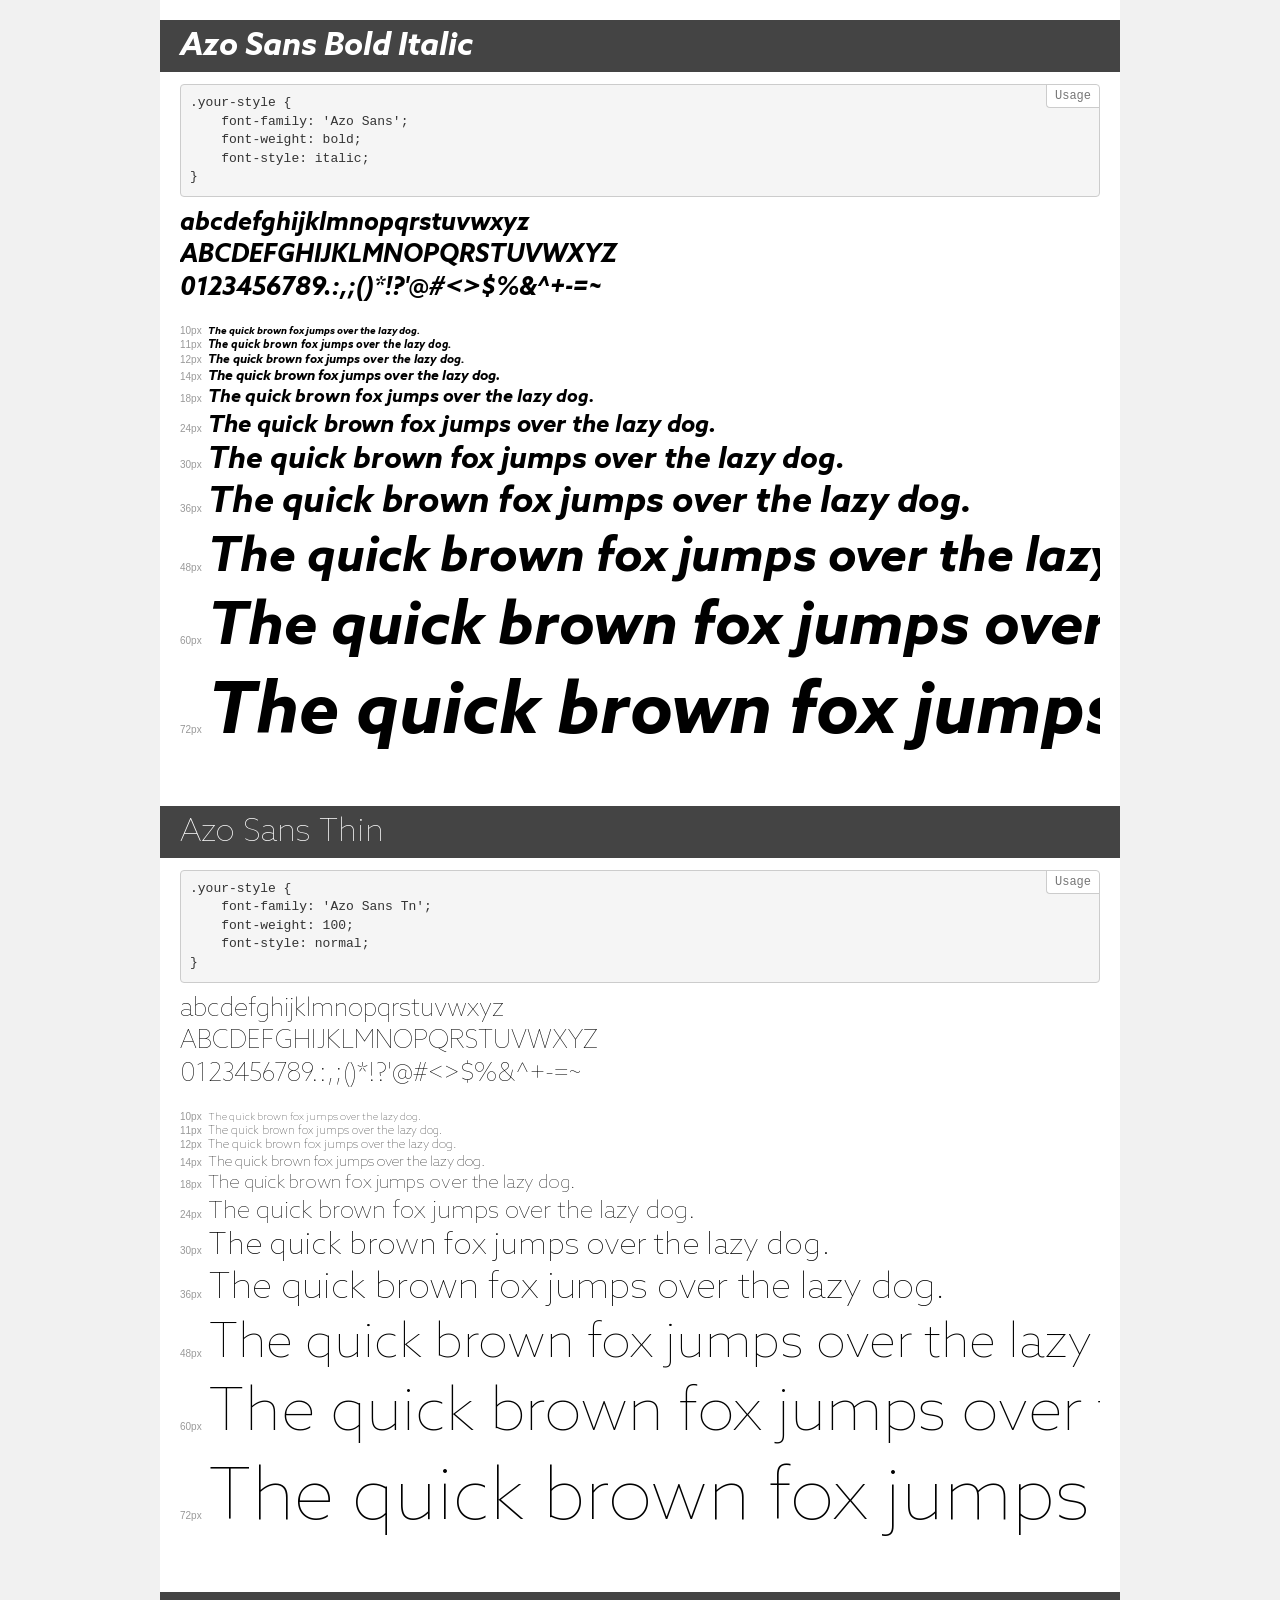
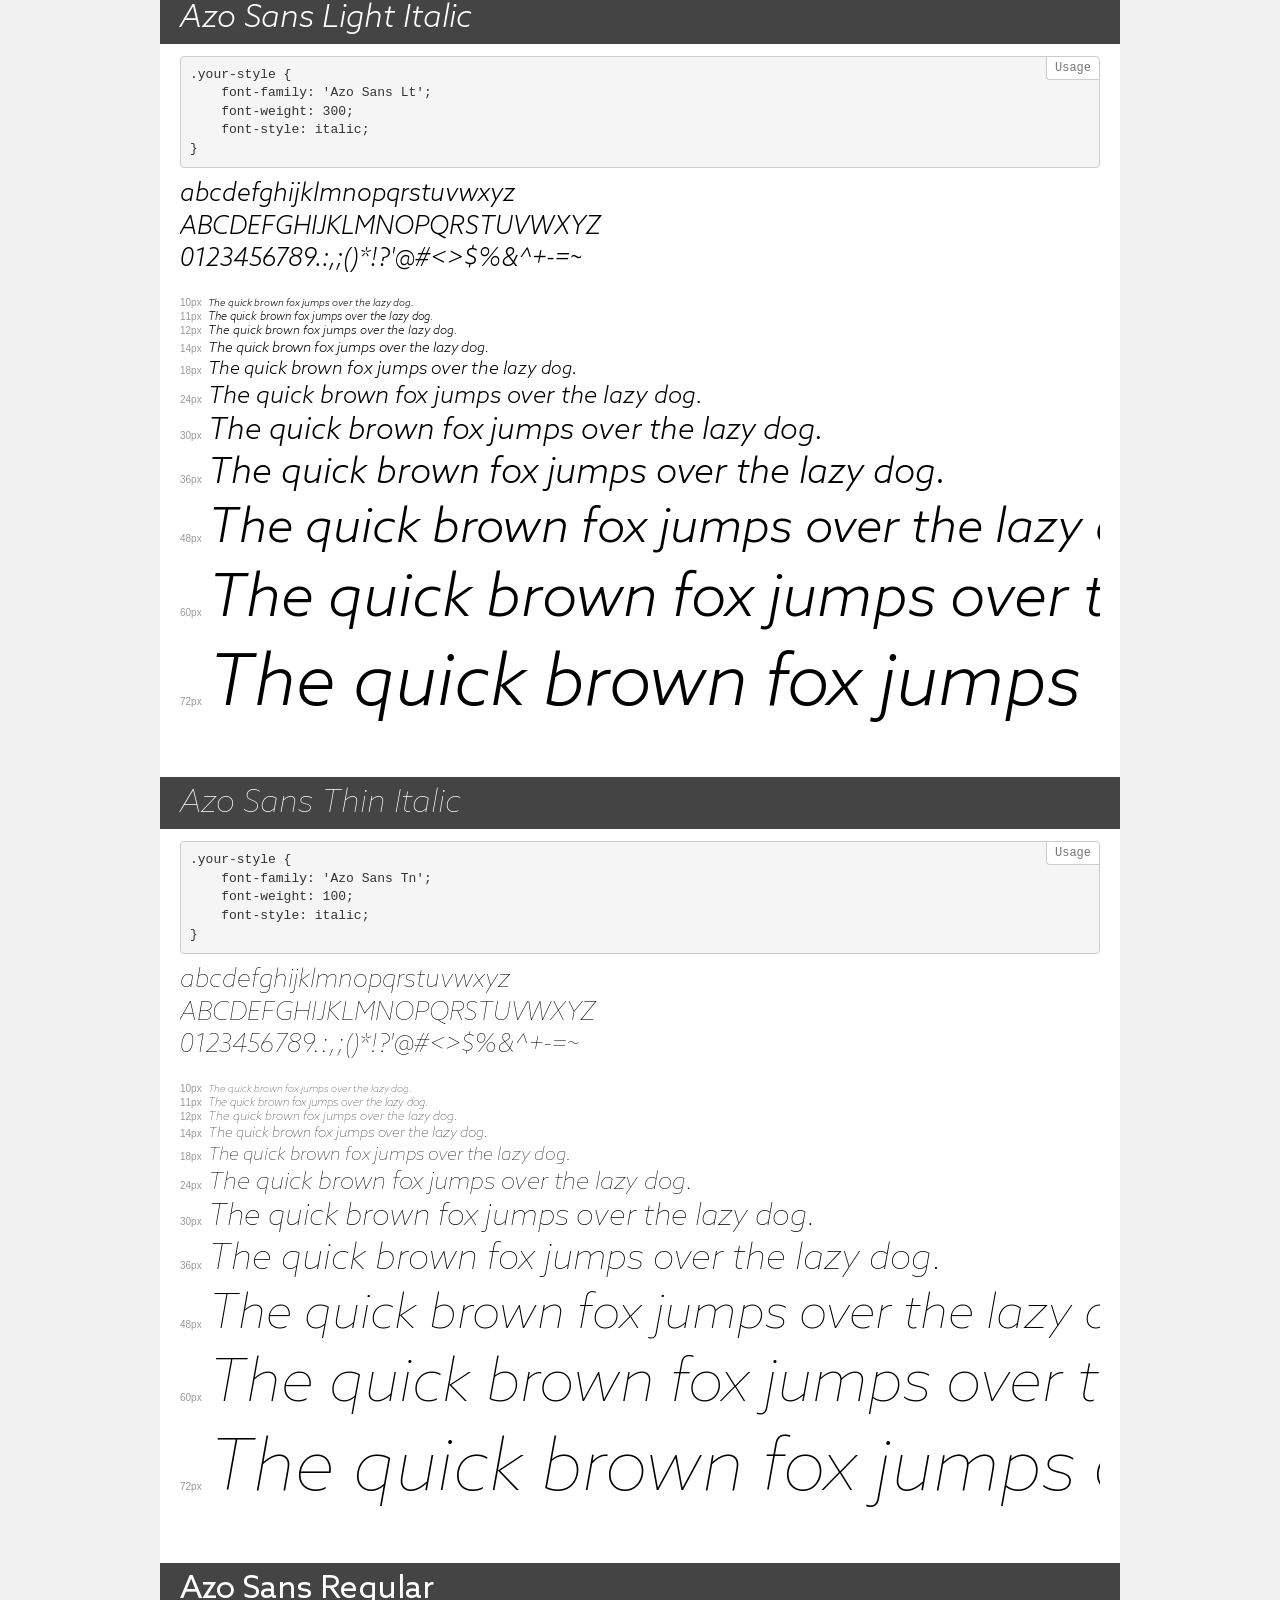
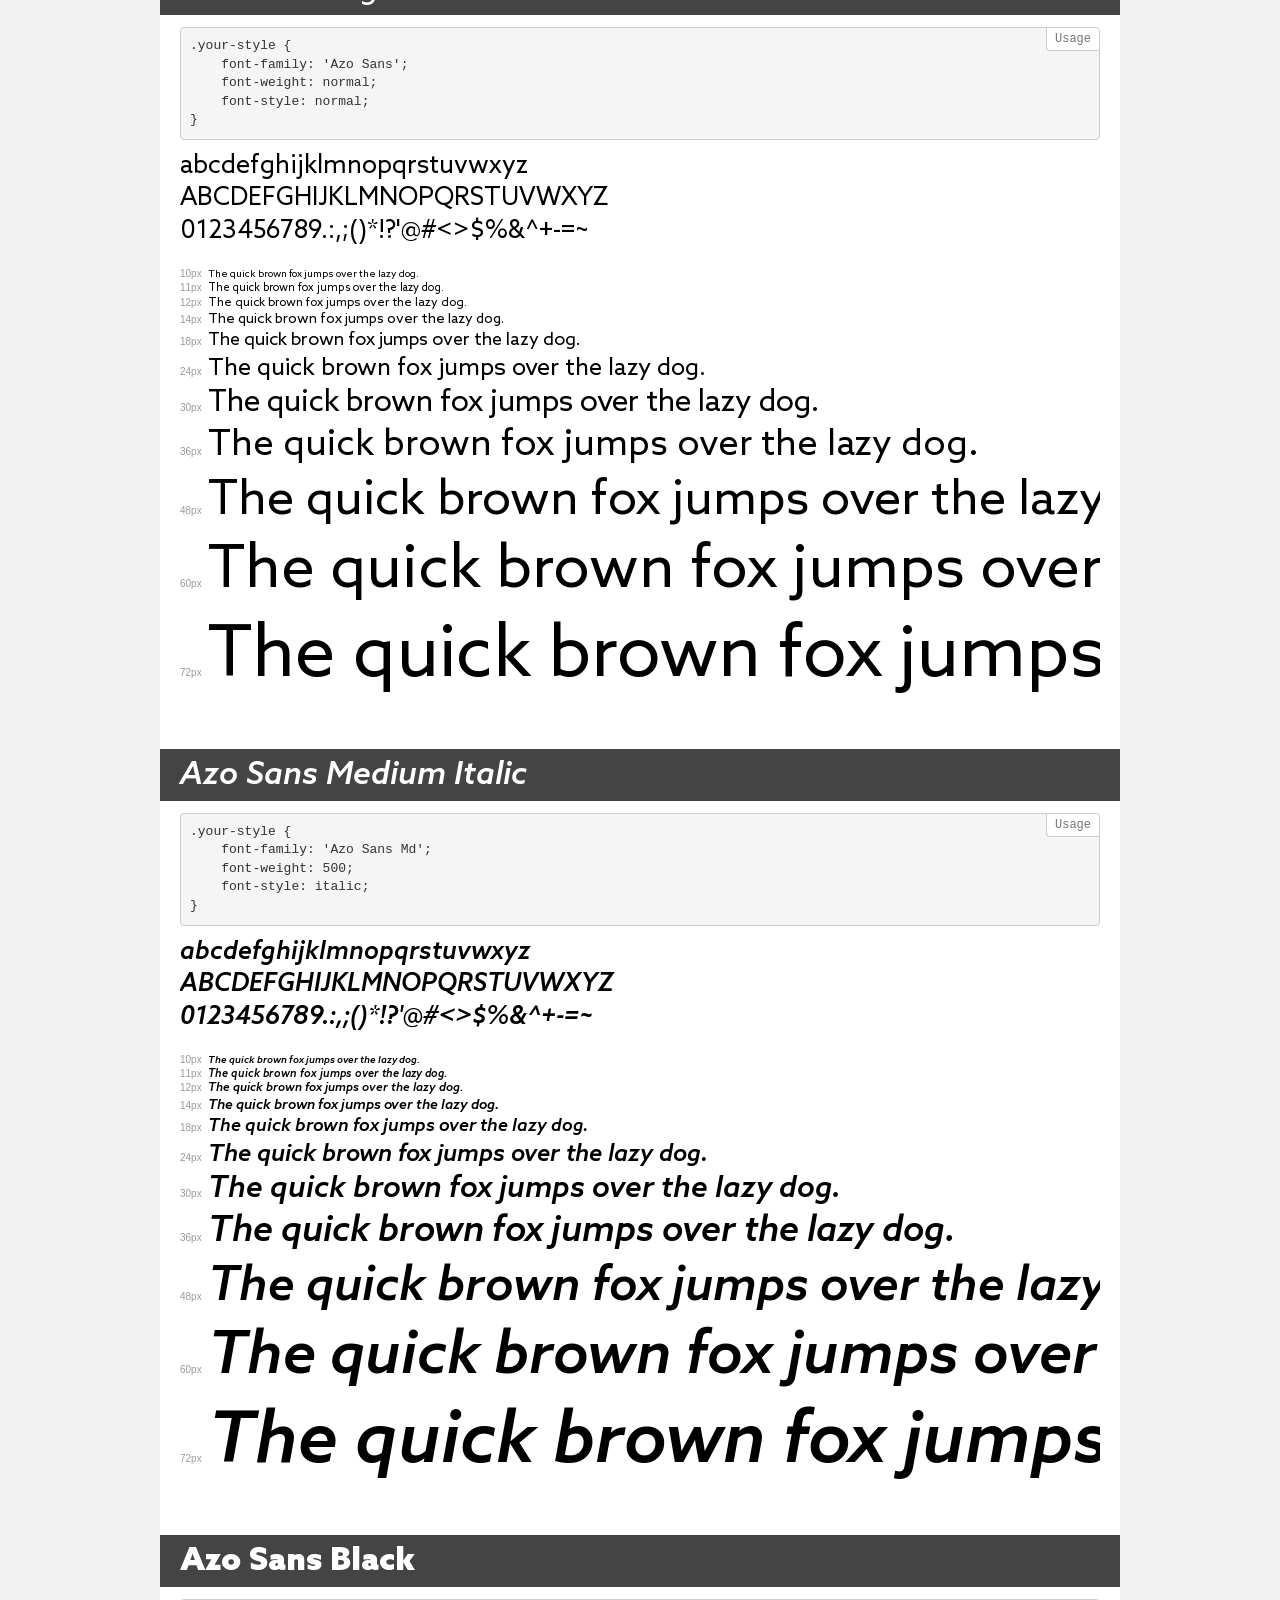
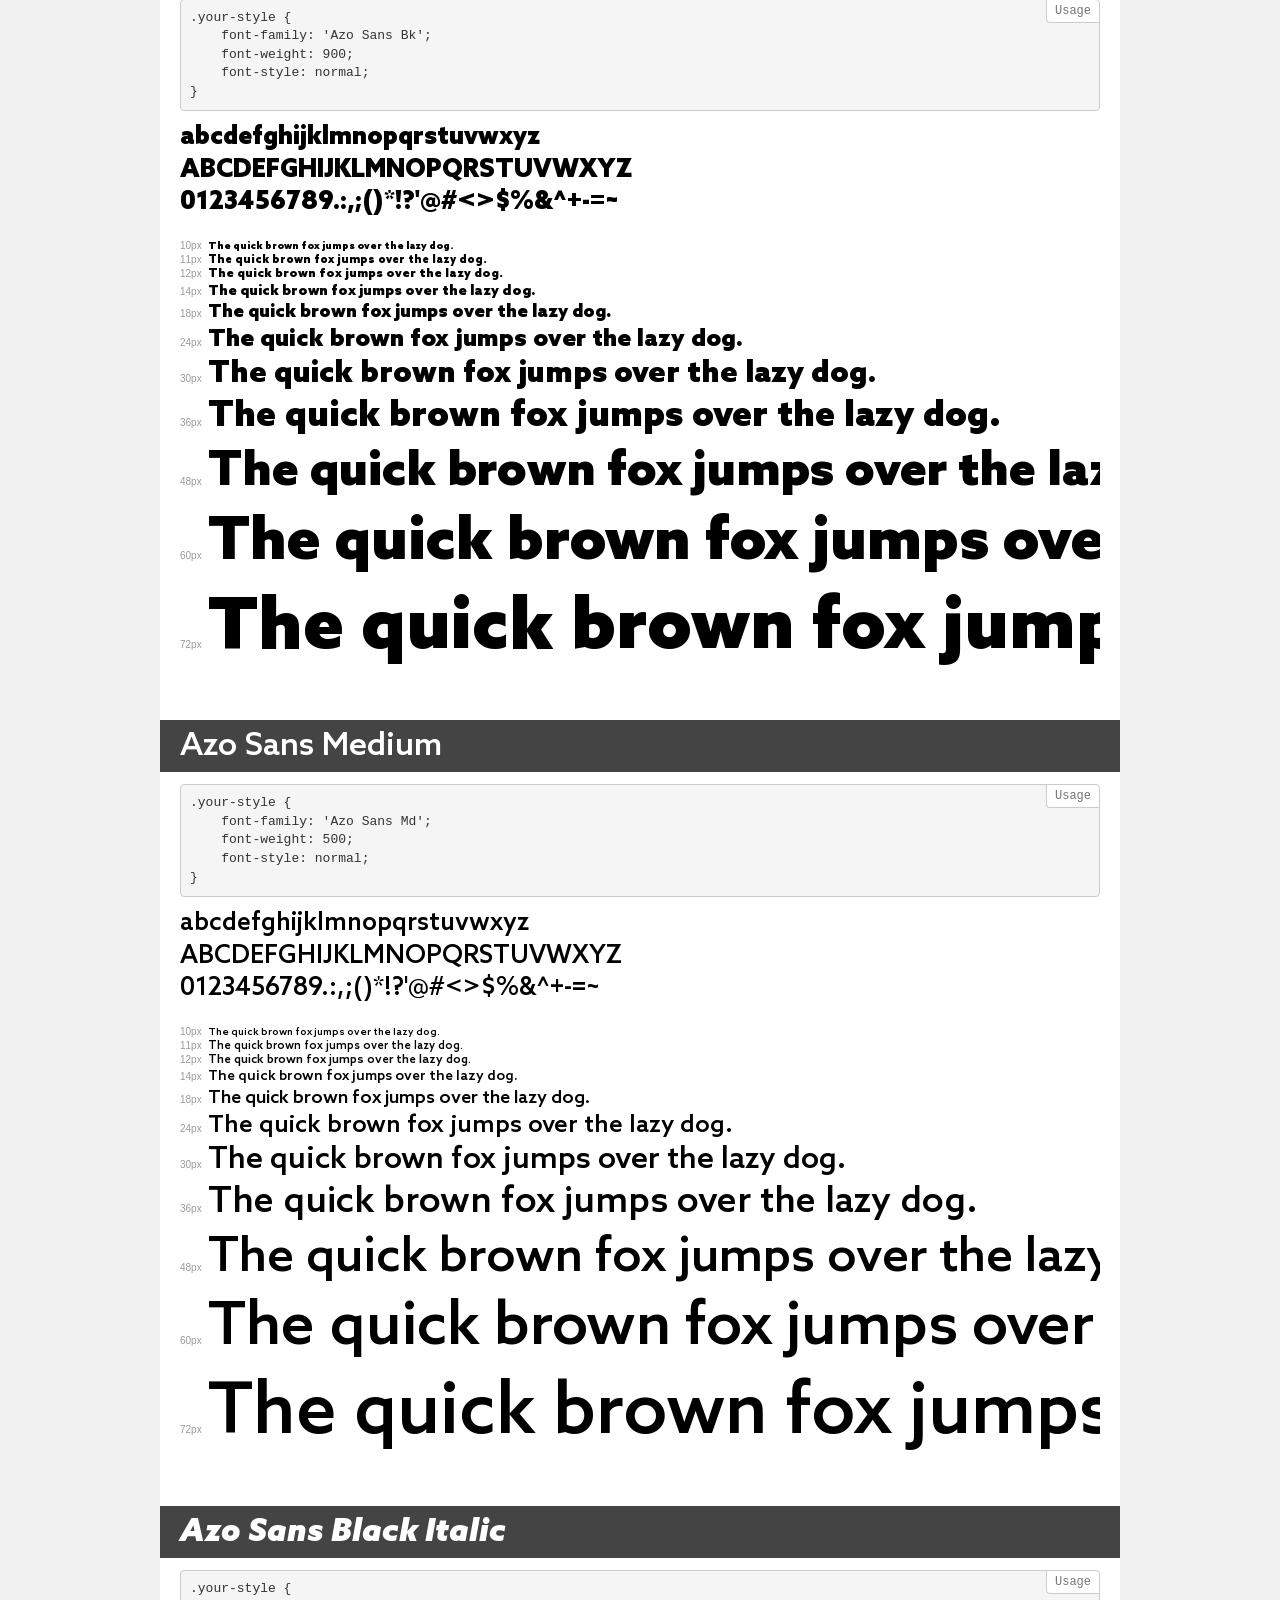
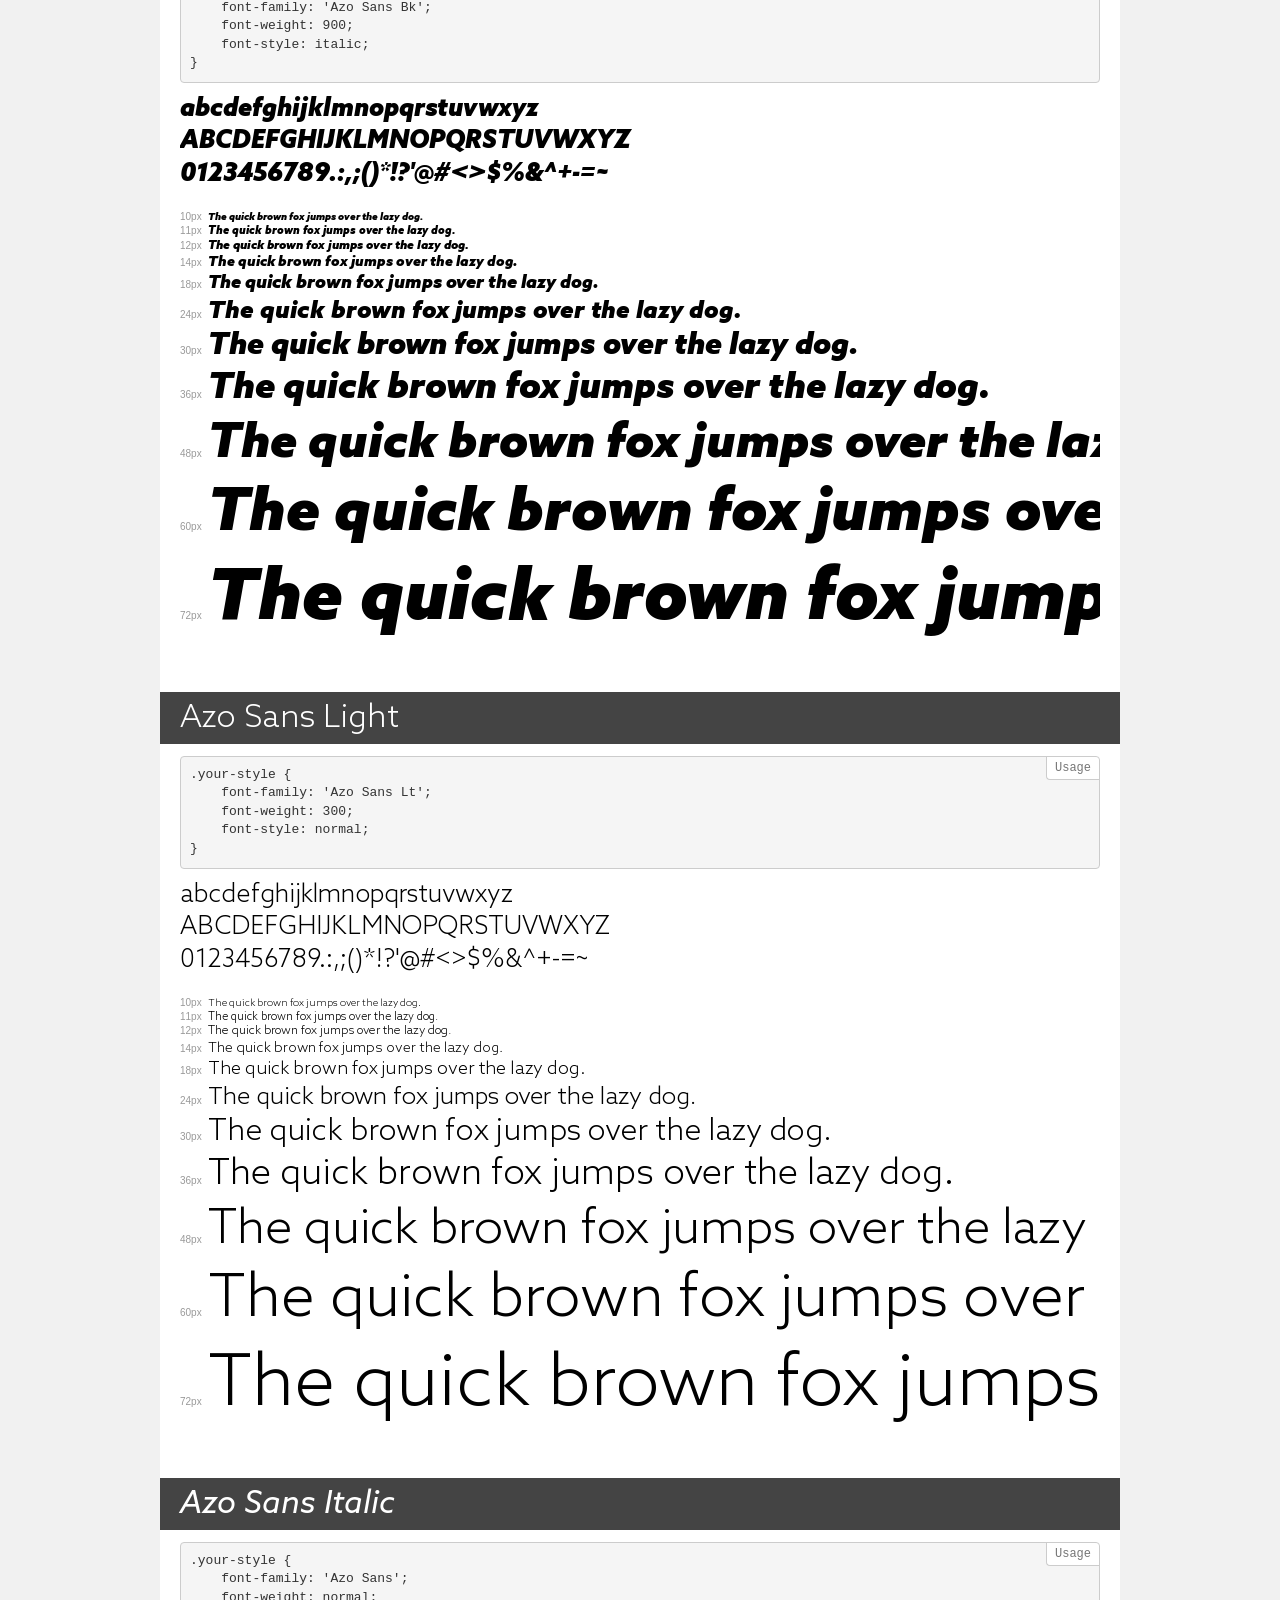
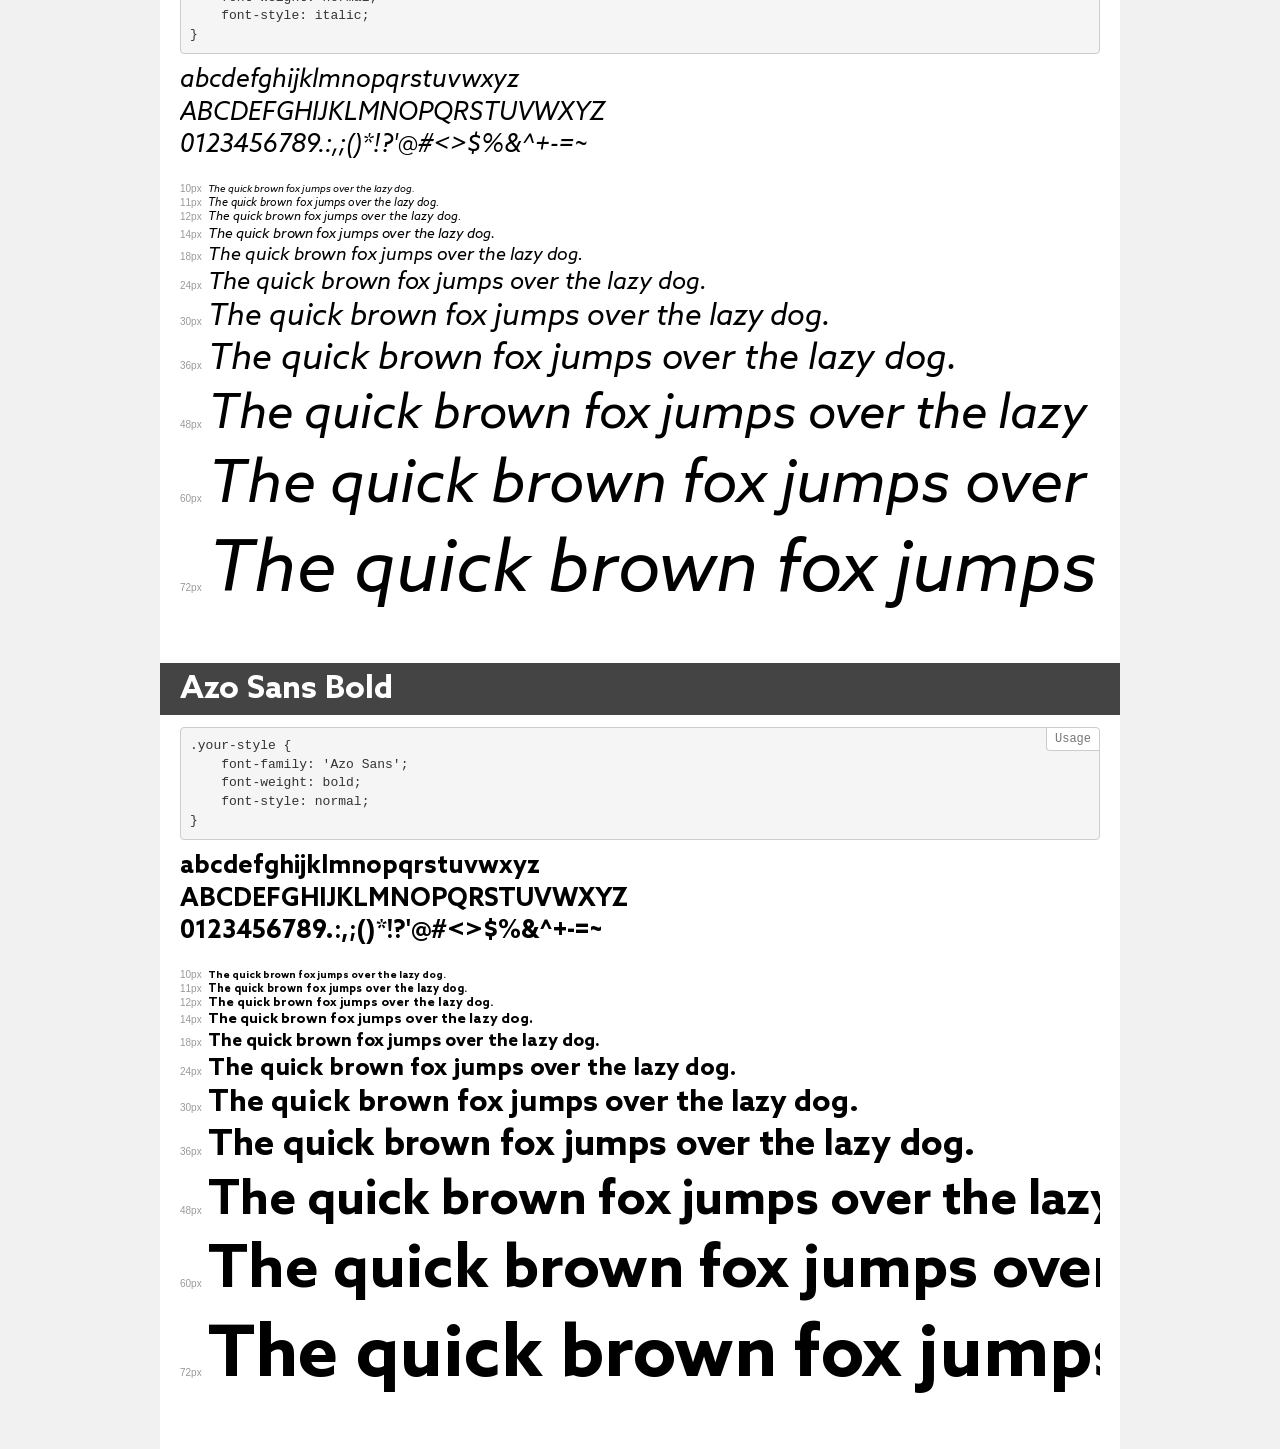
<file: Fonts/demo.html>
<!DOCTYPE html>
<html>
<head>
    <meta charset="utf-8">
    <meta http-equiv="X-UA-Compatible" content="IE=edge">
    <meta name="viewport" content="width=device-width, initial-scale=1">
    <meta name="robots" content="noindex, noarchive">
    <meta name="format-detection" content="telephone=no">
    <title>Transfonter demo</title>
    <link href="stylesheet.css" rel="stylesheet">
    <style>
        /*
        http://meyerweb.com/eric/tools/css/reset/
        v2.0 | 20110126
        License: none (public domain)
        */
        html, body, div, span, applet, object, iframe,
        h1, h2, h3, h4, h5, h6, p, blockquote, pre,
        a, abbr, acronym, address, big, cite, code,
        del, dfn, em, img, ins, kbd, q, s, samp,
        small, strike, strong, sub, sup, tt, var,
        b, u, i, center,
        dl, dt, dd, ol, ul, li,
        fieldset, form, label, legend,
        table, caption, tbody, tfoot, thead, tr, th, td,
        article, aside, canvas, details, embed,
        figure, figcaption, footer, header, hgroup,
        menu, nav, output, ruby, section, summary,
        time, mark, audio, video {
            margin: 0;
            padding: 0;
            border: 0;
            font-size: 100%;
            font: inherit;
            vertical-align: baseline;
        }
        /* HTML5 display-role reset for older browsers */
        article, aside, details, figcaption, figure,
        footer, header, hgroup, menu, nav, section {
            display: block;
        }
        body {
            line-height: 1;
        }
        ol, ul {
            list-style: none;
        }
        blockquote, q {
            quotes: none;
        }
        blockquote:before, blockquote:after,
        q:before, q:after {
            content: '';
            content: none;
        }
        table {
            border-collapse: collapse;
            border-spacing: 0;
        }
        /* common styles */
        body {
            background: #f1f1f1;
            color: #000;
        }
        .page {
            background: #fff;
            width: 920px;
            margin: 0 auto;
            padding: 20px 20px 0 20px;
            overflow: hidden;
        }
        .font-container {
            overflow-x: auto;
            overflow-y: hidden;
            margin-bottom: 40px;
            line-height: 1.3;
            white-space: nowrap;
            padding-bottom: 5px;
        }
        h1 {
            position: relative;
            background: #444;
            font-size: 32px;
            color: #fff;
            padding: 10px 20px;
            margin: 0 -20px 12px -20px;
        }
        .letters {
            font-size: 25px;
            margin-bottom: 20px;
        }
        .s10:before {
            content: '10px';
        }
        .s11:before {
            content: '11px';
        }
        .s12:before {
            content: '12px';
        }
        .s14:before {
            content: '14px';
        }
        .s18:before {
            content: '18px';
        }
        .s24:before {
            content: '24px';
        }
        .s30:before {
            content: '30px';
        }
        .s36:before {
            content: '36px';
        }
        .s48:before {
            content: '48px';
        }
        .s60:before {
            content: '60px';
        }
        .s72:before {
            content: '72px';
        }
        .s10:before, .s11:before, .s12:before, .s14:before,
        .s18:before, .s24:before, .s30:before, .s36:before,
        .s48:before, .s60:before, .s72:before {
            font-family: Arial, sans-serif;
            font-size: 10px;
            font-weight: normal;
            font-style: normal;
            color: #999;
            padding-right: 6px;
        }
        pre {
            display: block;
            position: relative;
            padding: 9px;
            margin: 0 0 10px;
            font-family: Monaco, Menlo, Consolas, "Courier New", monospace !important;
            font-size: 13px;
            line-height: 1.428571429;
            color: #333;
            font-weight: normal !important;
            font-style: normal !important;
            background-color: #f5f5f5;
            border: 1px solid #ccc;
            overflow-x: auto;
            border-radius: 4px;
        }
        pre:after {
            display: block;
            position: absolute;
            right: 0;
            top: 0;
            content: 'Usage';
            line-height: 1;
            padding: 5px 8px;
            font-size: 12px;
            color: #767676;
            background-color: #fff;
            border: 1px solid #ccc;
            border-right: none;
            border-top: none;
            border-radius: 0 4px 0 4px;
            z-index: 10;
        }
        /* responsive */
        @media (max-width: 959px) {
            .page {
                width: auto;
                margin: 0;
            }
        }
    </style>
</head>
<body>
<div class="page">
    <div class="demo" style="font-family: 'Azo Sans'; font-weight: bold; font-style: italic;">
        <h1>Azo Sans Bold Italic</h1>
        <pre>.your-style {
    font-family: 'Azo Sans';
    font-weight: bold;
    font-style: italic;
}</pre>
        <div class="font-container">
            <p class="letters">
                abcdefghijklmnopqrstuvwxyz<br>
ABCDEFGHIJKLMNOPQRSTUVWXYZ<br>
                0123456789.:,;()*!?'@#<>$%&^+-=~
            </p>
            <p class="s10" style="font-size: 10px;">The quick brown fox jumps over the lazy dog.</p>
            <p class="s11" style="font-size: 11px;">The quick brown fox jumps over the lazy dog.</p>
            <p class="s12" style="font-size: 12px;">The quick brown fox jumps over the lazy dog.</p>
            <p class="s14" style="font-size: 14px;">The quick brown fox jumps over the lazy dog.</p>
            <p class="s18" style="font-size: 18px;">The quick brown fox jumps over the lazy dog.</p>
            <p class="s24" style="font-size: 24px;">The quick brown fox jumps over the lazy dog.</p>
            <p class="s30" style="font-size: 30px;">The quick brown fox jumps over the lazy dog.</p>
            <p class="s36" style="font-size: 36px;">The quick brown fox jumps over the lazy dog.</p>
            <p class="s48" style="font-size: 48px;">The quick brown fox jumps over the lazy dog.</p>
            <p class="s60" style="font-size: 60px;">The quick brown fox jumps over the lazy dog.</p>
            <p class="s72" style="font-size: 72px;">The quick brown fox jumps over the lazy dog.</p>
        </div>
    </div>
    <div class="demo" style="font-family: 'Azo Sans Tn'; font-weight: 100; font-style: normal;">
        <h1>Azo Sans Thin</h1>
        <pre>.your-style {
    font-family: 'Azo Sans Tn';
    font-weight: 100;
    font-style: normal;
}</pre>
        <div class="font-container">
            <p class="letters">
                abcdefghijklmnopqrstuvwxyz<br>
ABCDEFGHIJKLMNOPQRSTUVWXYZ<br>
                0123456789.:,;()*!?'@#<>$%&^+-=~
            </p>
            <p class="s10" style="font-size: 10px;">The quick brown fox jumps over the lazy dog.</p>
            <p class="s11" style="font-size: 11px;">The quick brown fox jumps over the lazy dog.</p>
            <p class="s12" style="font-size: 12px;">The quick brown fox jumps over the lazy dog.</p>
            <p class="s14" style="font-size: 14px;">The quick brown fox jumps over the lazy dog.</p>
            <p class="s18" style="font-size: 18px;">The quick brown fox jumps over the lazy dog.</p>
            <p class="s24" style="font-size: 24px;">The quick brown fox jumps over the lazy dog.</p>
            <p class="s30" style="font-size: 30px;">The quick brown fox jumps over the lazy dog.</p>
            <p class="s36" style="font-size: 36px;">The quick brown fox jumps over the lazy dog.</p>
            <p class="s48" style="font-size: 48px;">The quick brown fox jumps over the lazy dog.</p>
            <p class="s60" style="font-size: 60px;">The quick brown fox jumps over the lazy dog.</p>
            <p class="s72" style="font-size: 72px;">The quick brown fox jumps over the lazy dog.</p>
        </div>
    </div>
    <div class="demo" style="font-family: 'Azo Sans Lt'; font-weight: 300; font-style: italic;">
        <h1>Azo Sans Light Italic</h1>
        <pre>.your-style {
    font-family: 'Azo Sans Lt';
    font-weight: 300;
    font-style: italic;
}</pre>
        <div class="font-container">
            <p class="letters">
                abcdefghijklmnopqrstuvwxyz<br>
ABCDEFGHIJKLMNOPQRSTUVWXYZ<br>
                0123456789.:,;()*!?'@#<>$%&^+-=~
            </p>
            <p class="s10" style="font-size: 10px;">The quick brown fox jumps over the lazy dog.</p>
            <p class="s11" style="font-size: 11px;">The quick brown fox jumps over the lazy dog.</p>
            <p class="s12" style="font-size: 12px;">The quick brown fox jumps over the lazy dog.</p>
            <p class="s14" style="font-size: 14px;">The quick brown fox jumps over the lazy dog.</p>
            <p class="s18" style="font-size: 18px;">The quick brown fox jumps over the lazy dog.</p>
            <p class="s24" style="font-size: 24px;">The quick brown fox jumps over the lazy dog.</p>
            <p class="s30" style="font-size: 30px;">The quick brown fox jumps over the lazy dog.</p>
            <p class="s36" style="font-size: 36px;">The quick brown fox jumps over the lazy dog.</p>
            <p class="s48" style="font-size: 48px;">The quick brown fox jumps over the lazy dog.</p>
            <p class="s60" style="font-size: 60px;">The quick brown fox jumps over the lazy dog.</p>
            <p class="s72" style="font-size: 72px;">The quick brown fox jumps over the lazy dog.</p>
        </div>
    </div>
    <div class="demo" style="font-family: 'Azo Sans Tn'; font-weight: 100; font-style: italic;">
        <h1>Azo Sans Thin Italic</h1>
        <pre>.your-style {
    font-family: 'Azo Sans Tn';
    font-weight: 100;
    font-style: italic;
}</pre>
        <div class="font-container">
            <p class="letters">
                abcdefghijklmnopqrstuvwxyz<br>
ABCDEFGHIJKLMNOPQRSTUVWXYZ<br>
                0123456789.:,;()*!?'@#<>$%&^+-=~
            </p>
            <p class="s10" style="font-size: 10px;">The quick brown fox jumps over the lazy dog.</p>
            <p class="s11" style="font-size: 11px;">The quick brown fox jumps over the lazy dog.</p>
            <p class="s12" style="font-size: 12px;">The quick brown fox jumps over the lazy dog.</p>
            <p class="s14" style="font-size: 14px;">The quick brown fox jumps over the lazy dog.</p>
            <p class="s18" style="font-size: 18px;">The quick brown fox jumps over the lazy dog.</p>
            <p class="s24" style="font-size: 24px;">The quick brown fox jumps over the lazy dog.</p>
            <p class="s30" style="font-size: 30px;">The quick brown fox jumps over the lazy dog.</p>
            <p class="s36" style="font-size: 36px;">The quick brown fox jumps over the lazy dog.</p>
            <p class="s48" style="font-size: 48px;">The quick brown fox jumps over the lazy dog.</p>
            <p class="s60" style="font-size: 60px;">The quick brown fox jumps over the lazy dog.</p>
            <p class="s72" style="font-size: 72px;">The quick brown fox jumps over the lazy dog.</p>
        </div>
    </div>
    <div class="demo" style="font-family: 'Azo Sans'; font-weight: normal; font-style: normal;">
        <h1>Azo Sans Regular</h1>
        <pre>.your-style {
    font-family: 'Azo Sans';
    font-weight: normal;
    font-style: normal;
}</pre>
        <div class="font-container">
            <p class="letters">
                abcdefghijklmnopqrstuvwxyz<br>
ABCDEFGHIJKLMNOPQRSTUVWXYZ<br>
                0123456789.:,;()*!?'@#<>$%&^+-=~
            </p>
            <p class="s10" style="font-size: 10px;">The quick brown fox jumps over the lazy dog.</p>
            <p class="s11" style="font-size: 11px;">The quick brown fox jumps over the lazy dog.</p>
            <p class="s12" style="font-size: 12px;">The quick brown fox jumps over the lazy dog.</p>
            <p class="s14" style="font-size: 14px;">The quick brown fox jumps over the lazy dog.</p>
            <p class="s18" style="font-size: 18px;">The quick brown fox jumps over the lazy dog.</p>
            <p class="s24" style="font-size: 24px;">The quick brown fox jumps over the lazy dog.</p>
            <p class="s30" style="font-size: 30px;">The quick brown fox jumps over the lazy dog.</p>
            <p class="s36" style="font-size: 36px;">The quick brown fox jumps over the lazy dog.</p>
            <p class="s48" style="font-size: 48px;">The quick brown fox jumps over the lazy dog.</p>
            <p class="s60" style="font-size: 60px;">The quick brown fox jumps over the lazy dog.</p>
            <p class="s72" style="font-size: 72px;">The quick brown fox jumps over the lazy dog.</p>
        </div>
    </div>
    <div class="demo" style="font-family: 'Azo Sans Md'; font-weight: 500; font-style: italic;">
        <h1>Azo Sans Medium Italic</h1>
        <pre>.your-style {
    font-family: 'Azo Sans Md';
    font-weight: 500;
    font-style: italic;
}</pre>
        <div class="font-container">
            <p class="letters">
                abcdefghijklmnopqrstuvwxyz<br>
ABCDEFGHIJKLMNOPQRSTUVWXYZ<br>
                0123456789.:,;()*!?'@#<>$%&^+-=~
            </p>
            <p class="s10" style="font-size: 10px;">The quick brown fox jumps over the lazy dog.</p>
            <p class="s11" style="font-size: 11px;">The quick brown fox jumps over the lazy dog.</p>
            <p class="s12" style="font-size: 12px;">The quick brown fox jumps over the lazy dog.</p>
            <p class="s14" style="font-size: 14px;">The quick brown fox jumps over the lazy dog.</p>
            <p class="s18" style="font-size: 18px;">The quick brown fox jumps over the lazy dog.</p>
            <p class="s24" style="font-size: 24px;">The quick brown fox jumps over the lazy dog.</p>
            <p class="s30" style="font-size: 30px;">The quick brown fox jumps over the lazy dog.</p>
            <p class="s36" style="font-size: 36px;">The quick brown fox jumps over the lazy dog.</p>
            <p class="s48" style="font-size: 48px;">The quick brown fox jumps over the lazy dog.</p>
            <p class="s60" style="font-size: 60px;">The quick brown fox jumps over the lazy dog.</p>
            <p class="s72" style="font-size: 72px;">The quick brown fox jumps over the lazy dog.</p>
        </div>
    </div>
    <div class="demo" style="font-family: 'Azo Sans Bk'; font-weight: 900; font-style: normal;">
        <h1>Azo Sans Black</h1>
        <pre>.your-style {
    font-family: 'Azo Sans Bk';
    font-weight: 900;
    font-style: normal;
}</pre>
        <div class="font-container">
            <p class="letters">
                abcdefghijklmnopqrstuvwxyz<br>
ABCDEFGHIJKLMNOPQRSTUVWXYZ<br>
                0123456789.:,;()*!?'@#<>$%&^+-=~
            </p>
            <p class="s10" style="font-size: 10px;">The quick brown fox jumps over the lazy dog.</p>
            <p class="s11" style="font-size: 11px;">The quick brown fox jumps over the lazy dog.</p>
            <p class="s12" style="font-size: 12px;">The quick brown fox jumps over the lazy dog.</p>
            <p class="s14" style="font-size: 14px;">The quick brown fox jumps over the lazy dog.</p>
            <p class="s18" style="font-size: 18px;">The quick brown fox jumps over the lazy dog.</p>
            <p class="s24" style="font-size: 24px;">The quick brown fox jumps over the lazy dog.</p>
            <p class="s30" style="font-size: 30px;">The quick brown fox jumps over the lazy dog.</p>
            <p class="s36" style="font-size: 36px;">The quick brown fox jumps over the lazy dog.</p>
            <p class="s48" style="font-size: 48px;">The quick brown fox jumps over the lazy dog.</p>
            <p class="s60" style="font-size: 60px;">The quick brown fox jumps over the lazy dog.</p>
            <p class="s72" style="font-size: 72px;">The quick brown fox jumps over the lazy dog.</p>
        </div>
    </div>
    <div class="demo" style="font-family: 'Azo Sans Md'; font-weight: 500; font-style: normal;">
        <h1>Azo Sans Medium</h1>
        <pre>.your-style {
    font-family: 'Azo Sans Md';
    font-weight: 500;
    font-style: normal;
}</pre>
        <div class="font-container">
            <p class="letters">
                abcdefghijklmnopqrstuvwxyz<br>
ABCDEFGHIJKLMNOPQRSTUVWXYZ<br>
                0123456789.:,;()*!?'@#<>$%&^+-=~
            </p>
            <p class="s10" style="font-size: 10px;">The quick brown fox jumps over the lazy dog.</p>
            <p class="s11" style="font-size: 11px;">The quick brown fox jumps over the lazy dog.</p>
            <p class="s12" style="font-size: 12px;">The quick brown fox jumps over the lazy dog.</p>
            <p class="s14" style="font-size: 14px;">The quick brown fox jumps over the lazy dog.</p>
            <p class="s18" style="font-size: 18px;">The quick brown fox jumps over the lazy dog.</p>
            <p class="s24" style="font-size: 24px;">The quick brown fox jumps over the lazy dog.</p>
            <p class="s30" style="font-size: 30px;">The quick brown fox jumps over the lazy dog.</p>
            <p class="s36" style="font-size: 36px;">The quick brown fox jumps over the lazy dog.</p>
            <p class="s48" style="font-size: 48px;">The quick brown fox jumps over the lazy dog.</p>
            <p class="s60" style="font-size: 60px;">The quick brown fox jumps over the lazy dog.</p>
            <p class="s72" style="font-size: 72px;">The quick brown fox jumps over the lazy dog.</p>
        </div>
    </div>
    <div class="demo" style="font-family: 'Azo Sans Bk'; font-weight: 900; font-style: italic;">
        <h1>Azo Sans Black Italic</h1>
        <pre>.your-style {
    font-family: 'Azo Sans Bk';
    font-weight: 900;
    font-style: italic;
}</pre>
        <div class="font-container">
            <p class="letters">
                abcdefghijklmnopqrstuvwxyz<br>
ABCDEFGHIJKLMNOPQRSTUVWXYZ<br>
                0123456789.:,;()*!?'@#<>$%&^+-=~
            </p>
            <p class="s10" style="font-size: 10px;">The quick brown fox jumps over the lazy dog.</p>
            <p class="s11" style="font-size: 11px;">The quick brown fox jumps over the lazy dog.</p>
            <p class="s12" style="font-size: 12px;">The quick brown fox jumps over the lazy dog.</p>
            <p class="s14" style="font-size: 14px;">The quick brown fox jumps over the lazy dog.</p>
            <p class="s18" style="font-size: 18px;">The quick brown fox jumps over the lazy dog.</p>
            <p class="s24" style="font-size: 24px;">The quick brown fox jumps over the lazy dog.</p>
            <p class="s30" style="font-size: 30px;">The quick brown fox jumps over the lazy dog.</p>
            <p class="s36" style="font-size: 36px;">The quick brown fox jumps over the lazy dog.</p>
            <p class="s48" style="font-size: 48px;">The quick brown fox jumps over the lazy dog.</p>
            <p class="s60" style="font-size: 60px;">The quick brown fox jumps over the lazy dog.</p>
            <p class="s72" style="font-size: 72px;">The quick brown fox jumps over the lazy dog.</p>
        </div>
    </div>
    <div class="demo" style="font-family: 'Azo Sans Lt'; font-weight: 300; font-style: normal;">
        <h1>Azo Sans Light</h1>
        <pre>.your-style {
    font-family: 'Azo Sans Lt';
    font-weight: 300;
    font-style: normal;
}</pre>
        <div class="font-container">
            <p class="letters">
                abcdefghijklmnopqrstuvwxyz<br>
ABCDEFGHIJKLMNOPQRSTUVWXYZ<br>
                0123456789.:,;()*!?'@#<>$%&^+-=~
            </p>
            <p class="s10" style="font-size: 10px;">The quick brown fox jumps over the lazy dog.</p>
            <p class="s11" style="font-size: 11px;">The quick brown fox jumps over the lazy dog.</p>
            <p class="s12" style="font-size: 12px;">The quick brown fox jumps over the lazy dog.</p>
            <p class="s14" style="font-size: 14px;">The quick brown fox jumps over the lazy dog.</p>
            <p class="s18" style="font-size: 18px;">The quick brown fox jumps over the lazy dog.</p>
            <p class="s24" style="font-size: 24px;">The quick brown fox jumps over the lazy dog.</p>
            <p class="s30" style="font-size: 30px;">The quick brown fox jumps over the lazy dog.</p>
            <p class="s36" style="font-size: 36px;">The quick brown fox jumps over the lazy dog.</p>
            <p class="s48" style="font-size: 48px;">The quick brown fox jumps over the lazy dog.</p>
            <p class="s60" style="font-size: 60px;">The quick brown fox jumps over the lazy dog.</p>
            <p class="s72" style="font-size: 72px;">The quick brown fox jumps over the lazy dog.</p>
        </div>
    </div>
    <div class="demo" style="font-family: 'Azo Sans'; font-weight: normal; font-style: italic;">
        <h1>Azo Sans Italic</h1>
        <pre>.your-style {
    font-family: 'Azo Sans';
    font-weight: normal;
    font-style: italic;
}</pre>
        <div class="font-container">
            <p class="letters">
                abcdefghijklmnopqrstuvwxyz<br>
ABCDEFGHIJKLMNOPQRSTUVWXYZ<br>
                0123456789.:,;()*!?'@#<>$%&^+-=~
            </p>
            <p class="s10" style="font-size: 10px;">The quick brown fox jumps over the lazy dog.</p>
            <p class="s11" style="font-size: 11px;">The quick brown fox jumps over the lazy dog.</p>
            <p class="s12" style="font-size: 12px;">The quick brown fox jumps over the lazy dog.</p>
            <p class="s14" style="font-size: 14px;">The quick brown fox jumps over the lazy dog.</p>
            <p class="s18" style="font-size: 18px;">The quick brown fox jumps over the lazy dog.</p>
            <p class="s24" style="font-size: 24px;">The quick brown fox jumps over the lazy dog.</p>
            <p class="s30" style="font-size: 30px;">The quick brown fox jumps over the lazy dog.</p>
            <p class="s36" style="font-size: 36px;">The quick brown fox jumps over the lazy dog.</p>
            <p class="s48" style="font-size: 48px;">The quick brown fox jumps over the lazy dog.</p>
            <p class="s60" style="font-size: 60px;">The quick brown fox jumps over the lazy dog.</p>
            <p class="s72" style="font-size: 72px;">The quick brown fox jumps over the lazy dog.</p>
        </div>
    </div>
    <div class="demo" style="font-family: 'Azo Sans'; font-weight: bold; font-style: normal;">
        <h1>Azo Sans Bold</h1>
        <pre>.your-style {
    font-family: 'Azo Sans';
    font-weight: bold;
    font-style: normal;
}</pre>
        <div class="font-container">
            <p class="letters">
                abcdefghijklmnopqrstuvwxyz<br>
ABCDEFGHIJKLMNOPQRSTUVWXYZ<br>
                0123456789.:,;()*!?'@#<>$%&^+-=~
            </p>
            <p class="s10" style="font-size: 10px;">The quick brown fox jumps over the lazy dog.</p>
            <p class="s11" style="font-size: 11px;">The quick brown fox jumps over the lazy dog.</p>
            <p class="s12" style="font-size: 12px;">The quick brown fox jumps over the lazy dog.</p>
            <p class="s14" style="font-size: 14px;">The quick brown fox jumps over the lazy dog.</p>
            <p class="s18" style="font-size: 18px;">The quick brown fox jumps over the lazy dog.</p>
            <p class="s24" style="font-size: 24px;">The quick brown fox jumps over the lazy dog.</p>
            <p class="s30" style="font-size: 30px;">The quick brown fox jumps over the lazy dog.</p>
            <p class="s36" style="font-size: 36px;">The quick brown fox jumps over the lazy dog.</p>
            <p class="s48" style="font-size: 48px;">The quick brown fox jumps over the lazy dog.</p>
            <p class="s60" style="font-size: 60px;">The quick brown fox jumps over the lazy dog.</p>
            <p class="s72" style="font-size: 72px;">The quick brown fox jumps over the lazy dog.</p>
        </div>
    </div>
</div>
</body>
</html>
</file>
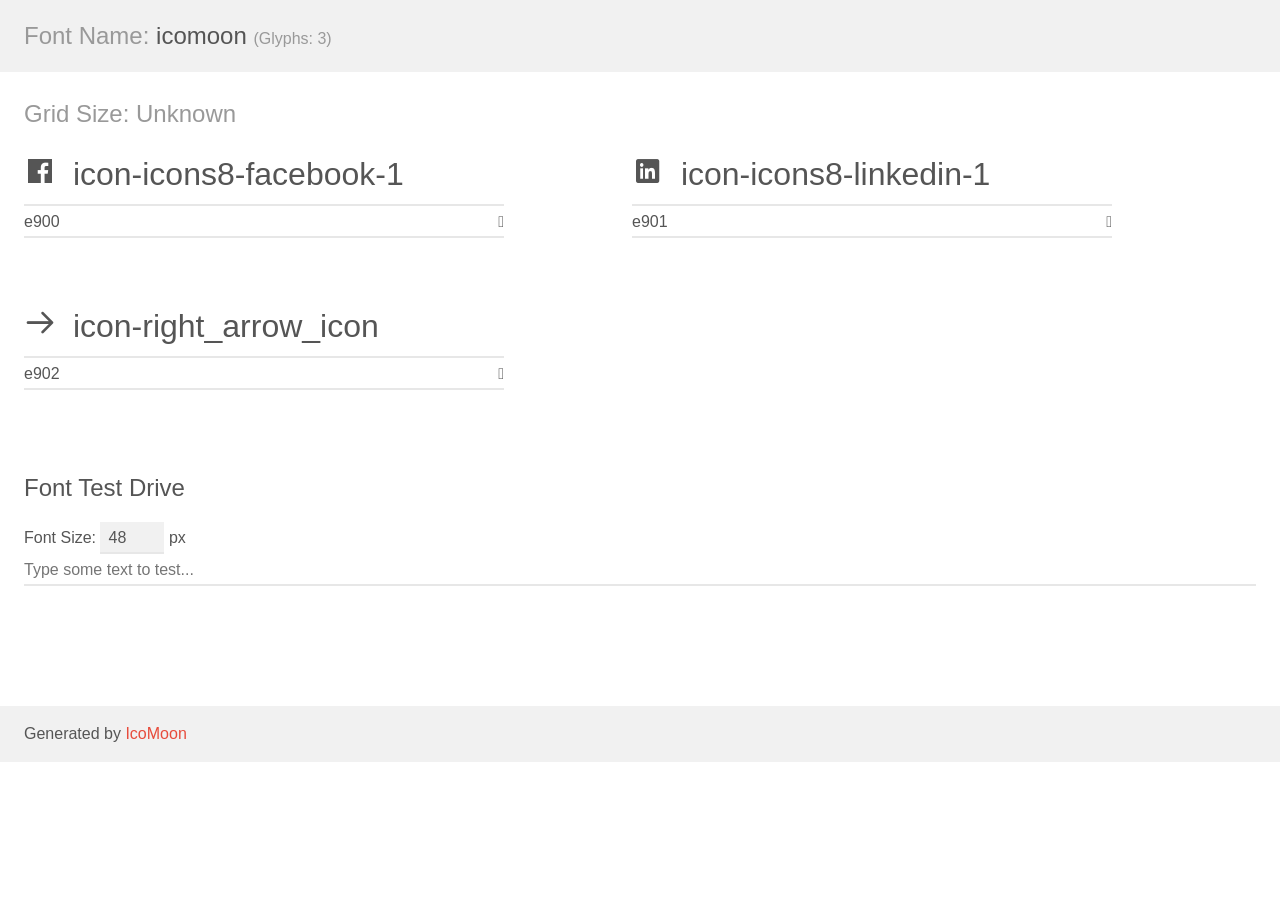
<file: MyIcons/demo.html>
<!doctype html>
<html>
<head>
    <meta charset="utf-8">
    <title>IcoMoon Demo</title>
    <meta name="description" content="An Icon Font Generated By IcoMoon.io">
    <meta name="viewport" content="width=device-width, initial-scale=1">
    <link rel="stylesheet" href="demo-files/demo.css">
    <link rel="stylesheet" href="style.css"></head>
<body>
    <div class="bgc1 clearfix">
        <h1 class="mhmm mvm"><span class="fgc1">Font Name:</span> icomoon <small class="fgc1">(Glyphs:&nbsp;3)</small></h1>
    </div>
    <div class="clearfix mhl ptl">
        <h1 class="mvm mtn fgc1">Grid Size: Unknown</h1>
        <div class="glyph fs1">
            <div class="clearfix bshadow0 pbs">
                <span class="icon-icons8-facebook-1"></span>
                <span class="mls"> icon-icons8-facebook-1</span>
            </div>
            <fieldset class="fs0 size1of1 clearfix hidden-false">
                <input type="text" readonly value="e900" class="unit size1of2" />
                <input type="text" maxlength="1" readonly value="&#xe900;" class="unitRight size1of2 talign-right" />
            </fieldset>
            <div class="fs0 bshadow0 clearfix hidden-true">
                <span class="unit pvs fgc1">liga: </span>
                <input type="text" readonly value="" class="liga unitRight" />
            </div>
        </div>
        <div class="glyph fs1">
            <div class="clearfix bshadow0 pbs">
                <span class="icon-icons8-linkedin-1"></span>
                <span class="mls"> icon-icons8-linkedin-1</span>
            </div>
            <fieldset class="fs0 size1of1 clearfix hidden-false">
                <input type="text" readonly value="e901" class="unit size1of2" />
                <input type="text" maxlength="1" readonly value="&#xe901;" class="unitRight size1of2 talign-right" />
            </fieldset>
            <div class="fs0 bshadow0 clearfix hidden-true">
                <span class="unit pvs fgc1">liga: </span>
                <input type="text" readonly value="" class="liga unitRight" />
            </div>
        </div>
        <div class="glyph fs1">
            <div class="clearfix bshadow0 pbs">
                <span class="icon-right_arrow_icon"></span>
                <span class="mls"> icon-right_arrow_icon</span>
            </div>
            <fieldset class="fs0 size1of1 clearfix hidden-false">
                <input type="text" readonly value="e902" class="unit size1of2" />
                <input type="text" maxlength="1" readonly value="&#xe902;" class="unitRight size1of2 talign-right" />
            </fieldset>
            <div class="fs0 bshadow0 clearfix hidden-true">
                <span class="unit pvs fgc1">liga: </span>
                <input type="text" readonly value="" class="liga unitRight" />
            </div>
        </div>
    </div>

    <!--[if gt IE 8]><!-->
    <div class="mhl clearfix mbl">
        <h1>Font Test Drive</h1>
        <label>
            Font Size: <input id="fontSize" type="number" class="textbox0 mbm"
            min="8" value="48" />
            px
        </label>
        <input id="testText" type="text" class="phl size1of1 mvl"
        placeholder="Type some text to test..." value=""/>
        <div id="testDrive" class="icon-" style="font-family: icomoon">&nbsp;
        </div>
    </div>
    <!--<![endif]-->
    <div class="bgc1 clearfix">
        <p class="mhl">Generated by <a href="https://icomoon.io/app">IcoMoon</a></p>
    </div>

    <script src="demo-files/demo.js"></script>
</body>
</html>
</file>
<file: Fonts/stylesheet.css>
@font-face {
    font-family: 'Azo Sans';
    src: url('AzoSans-BoldItalic.eot');
    src: local('Azo Sans Bold Italic'), local('AzoSans-BoldItalic'),
        url('AzoSans-BoldItalic.eot?#iefix') format('embedded-opentype'),
        url('AzoSans-BoldItalic.woff2') format('woff2'),
        url('AzoSans-BoldItalic.woff') format('woff'),
        url('AzoSans-BoldItalic.ttf') format('truetype');
    font-weight: bold;
    font-style: italic;
}

@font-face {
    font-family: 'Azo Sans Tn';
    src: url('AzoSans-Thin.eot');
    src: local('Azo Sans Thin'), local('AzoSans-Thin'),
        url('AzoSans-Thin.eot?#iefix') format('embedded-opentype'),
        url('AzoSans-Thin.woff2') format('woff2'),
        url('AzoSans-Thin.woff') format('woff'),
        url('AzoSans-Thin.ttf') format('truetype');
    font-weight: 100;
    font-style: normal;
}

@font-face {
    font-family: 'Azo Sans Lt';
    src: url('AzoSans-LightItalic.eot');
    src: local('Azo Sans Light Italic'), local('AzoSans-LightItalic'),
        url('AzoSans-LightItalic.eot?#iefix') format('embedded-opentype'),
        url('AzoSans-LightItalic.woff2') format('woff2'),
        url('AzoSans-LightItalic.woff') format('woff'),
        url('AzoSans-LightItalic.ttf') format('truetype');
    font-weight: 300;
    font-style: italic;
}

@font-face {
    font-family: 'Azo Sans Tn';
    src: url('AzoSans-ThinItalic.eot');
    src: local('Azo Sans Thin Italic'), local('AzoSans-ThinItalic'),
        url('AzoSans-ThinItalic.eot?#iefix') format('embedded-opentype'),
        url('AzoSans-ThinItalic.woff2') format('woff2'),
        url('AzoSans-ThinItalic.woff') format('woff'),
        url('AzoSans-ThinItalic.ttf') format('truetype');
    font-weight: 100;
    font-style: italic;
}

@font-face {
    font-family: 'Azo Sans';
    src: url('AzoSans-Regular.eot');
    src: local('Azo Sans Regular'), local('AzoSans-Regular'),
        url('AzoSans-Regular.eot?#iefix') format('embedded-opentype'),
        url('AzoSans-Regular.woff2') format('woff2'),
        url('AzoSans-Regular.woff') format('woff'),
        url('AzoSans-Regular.ttf') format('truetype');
    font-weight: normal;
    font-style: normal;
}

@font-face {
    font-family: 'Azo Sans Md';
    src: url('AzoSans-MediumItalic.eot');
    src: local('Azo Sans Medium Italic'), local('AzoSans-MediumItalic'),
        url('AzoSans-MediumItalic.eot?#iefix') format('embedded-opentype'),
        url('AzoSans-MediumItalic.woff2') format('woff2'),
        url('AzoSans-MediumItalic.woff') format('woff'),
        url('AzoSans-MediumItalic.ttf') format('truetype');
    font-weight: 500;
    font-style: italic;
}

@font-face {
    font-family: 'Azo Sans Bk';
    src: url('AzoSans-Black.eot');
    src: local('Azo Sans Black'), local('AzoSans-Black'),
        url('AzoSans-Black.eot?#iefix') format('embedded-opentype'),
        url('AzoSans-Black.woff2') format('woff2'),
        url('AzoSans-Black.woff') format('woff'),
        url('AzoSans-Black.ttf') format('truetype');
    font-weight: 900;
    font-style: normal;
}

@font-face {
    font-family: 'Azo Sans Md';
    src: url('AzoSans-Medium.eot');
    src: local('Azo Sans Medium'), local('AzoSans-Medium'),
        url('AzoSans-Medium.eot?#iefix') format('embedded-opentype'),
        url('AzoSans-Medium.woff2') format('woff2'),
        url('AzoSans-Medium.woff') format('woff'),
        url('AzoSans-Medium.ttf') format('truetype');
    font-weight: 500;
    font-style: normal;
}

@font-face {
    font-family: 'Azo Sans Bk';
    src: url('AzoSans-BlackItalic.eot');
    src: local('Azo Sans Black Italic'), local('AzoSans-BlackItalic'),
        url('AzoSans-BlackItalic.eot?#iefix') format('embedded-opentype'),
        url('AzoSans-BlackItalic.woff2') format('woff2'),
        url('AzoSans-BlackItalic.woff') format('woff'),
        url('AzoSans-BlackItalic.ttf') format('truetype');
    font-weight: 900;
    font-style: italic;
}

@font-face {
    font-family: 'Azo Sans Lt';
    src: url('AzoSans-Light.eot');
    src: local('Azo Sans Light'), local('AzoSans-Light'),
        url('AzoSans-Light.eot?#iefix') format('embedded-opentype'),
        url('AzoSans-Light.woff2') format('woff2'),
        url('AzoSans-Light.woff') format('woff'),
        url('AzoSans-Light.ttf') format('truetype');
    font-weight: 300;
    font-style: normal;
}

@font-face {
    font-family: 'Azo Sans';
    src: url('AzoSans-Italic.eot');
    src: local('Azo Sans Italic'), local('AzoSans-Italic'),
        url('AzoSans-Italic.eot?#iefix') format('embedded-opentype'),
        url('AzoSans-Italic.woff2') format('woff2'),
        url('AzoSans-Italic.woff') format('woff'),
        url('AzoSans-Italic.ttf') format('truetype');
    font-weight: normal;
    font-style: italic;
}

@font-face {
    font-family: 'Azo Sans';
    src: url('AzoSans-Bold.eot');
    src: local('Azo Sans Bold'), local('AzoSans-Bold'),
        url('AzoSans-Bold.eot?#iefix') format('embedded-opentype'),
        url('AzoSans-Bold.woff2') format('woff2'),
        url('AzoSans-Bold.woff') format('woff'),
        url('AzoSans-Bold.ttf') format('truetype');
    font-weight: bold;
    font-style: normal;
}
</file>
<file: MyIcons/demo-files/demo.css>
body {
  padding: 0;
  margin: 0;
  font-family: sans-serif;
  font-size: 1em;
  line-height: 1.5;
  color: #555;
  background: #fff;
}
h1 {
  font-size: 1.5em;
  font-weight: normal;
}
small {
  font-size: .66666667em;
}
a {
  color: #e74c3c;
  text-decoration: none;
}
a:hover, a:focus {
  box-shadow: 0 1px #e74c3c;
}
.bshadow0, input {
  box-shadow: inset 0 -2px #e7e7e7;
}
input:hover {
  box-shadow: inset 0 -2px #ccc;
}
input, fieldset {
  font-family: sans-serif;
  font-size: 1em;
  margin: 0;
  padding: 0;
  border: 0;
}
input {
  color: inherit;
  line-height: 1.5;
  height: 1.5em;
  padding: .25em 0;
}
input:focus {
  outline: none;
  box-shadow: inset 0 -2px #449fdb;
}
.glyph {
  font-size: 16px;
  width: 15em;
  padding-bottom: 1em;
  margin-right: 4em;
  margin-bottom: 1em;
  float: left;
  overflow: hidden;
}
.liga {
  width: 80%;
  width: calc(100% - 2.5em);
}
.talign-right {
  text-align: right;
}
.talign-center {
  text-align: center;
}
.bgc1 {
  background: #f1f1f1;
}
.fgc1 {
  color: #999;
}
.fgc0 {
  color: #000;
}
p {
  margin-top: 1em;
  margin-bottom: 1em;
}
.mvm {
  margin-top: .75em;
  margin-bottom: .75em;
}
.mtn {
  margin-top: 0;
}
.mtl, .mal {
  margin-top: 1.5em;
}
.mbl, .mal {
  margin-bottom: 1.5em;
}
.mal, .mhl {
  margin-left: 1.5em;
  margin-right: 1.5em;
}
.mhmm {
  margin-left: 1em;
  margin-right: 1em;
}
.mls {
  margin-left: .25em;
}
.ptl {
  padding-top: 1.5em;
}
.pbs, .pvs {
  padding-bottom: .25em;
}
.pvs, .pts {
  padding-top: .25em;
}
.unit {
  float: left;
}
.unitRight {
  float: right;
}
.size1of2 {
  width: 50%;
}
.size1of1 {
  width: 100%;
}
.clearfix:before, .clearfix:after {
  content: " ";
  display: table;
}
.clearfix:after {
  clear: both;
}
.hidden-true {
  display: none;
}
.textbox0 {
  width: 3em;
  background: #f1f1f1;
  padding: .25em .5em;
  line-height: 1.5;
  height: 1.5em;
}
#testDrive {
  display: block;
  padding-top: 24px;
  line-height: 1.5;
}
.fs0 {
  font-size: 16px;
}
.fs1 {
  font-size: 32px;
}
</file>
<file: MyIcons/style.css>
@font-face {
  font-family: 'icomoon';
  src:  url('fonts/icomoon.eot?sg4xok');
  src:  url('fonts/icomoon.eot?sg4xok#iefix') format('embedded-opentype'),
    url('fonts/icomoon.ttf?sg4xok') format('truetype'),
    url('fonts/icomoon.woff?sg4xok') format('woff'),
    url('fonts/icomoon.svg?sg4xok#icomoon') format('svg');
  font-weight: normal;
  font-style: normal;
  font-display: block;
}

[class^="icon-"], [class*=" icon-"] {
  /* use !important to prevent issues with browser extensions that change fonts */
  font-family: 'icomoon' !important;
  speak: never;
  font-style: normal;
  font-weight: normal;
  font-variant: normal;
  text-transform: none;
  line-height: 1;

  /* Better Font Rendering =========== */
  -webkit-font-smoothing: antialiased;
  -moz-osx-font-smoothing: grayscale;
}

.icon-icons8-facebook-1:before {
  content: "\e900";
}
.icon-icons8-linkedin-1:before {
  content: "\e901";
}
.icon-right_arrow_icon:before {
  content: "\e902";
}
</file>
